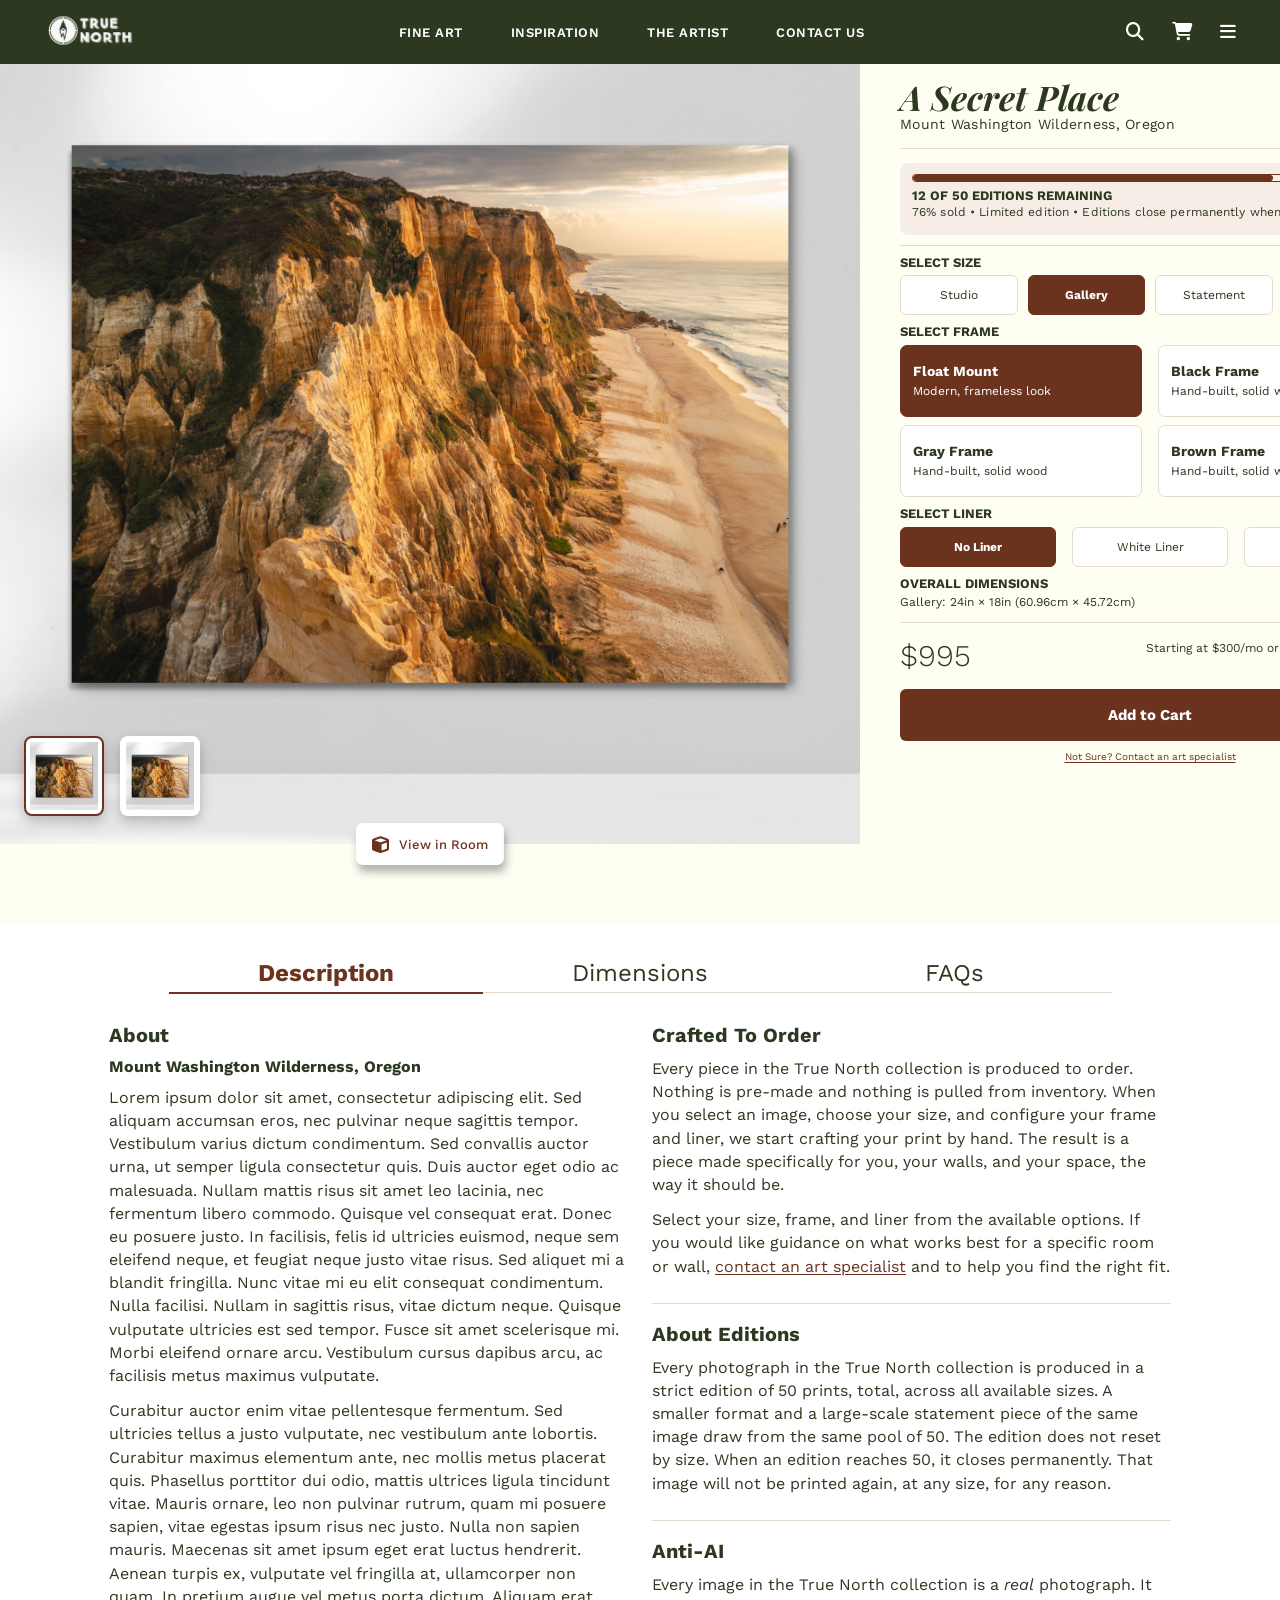
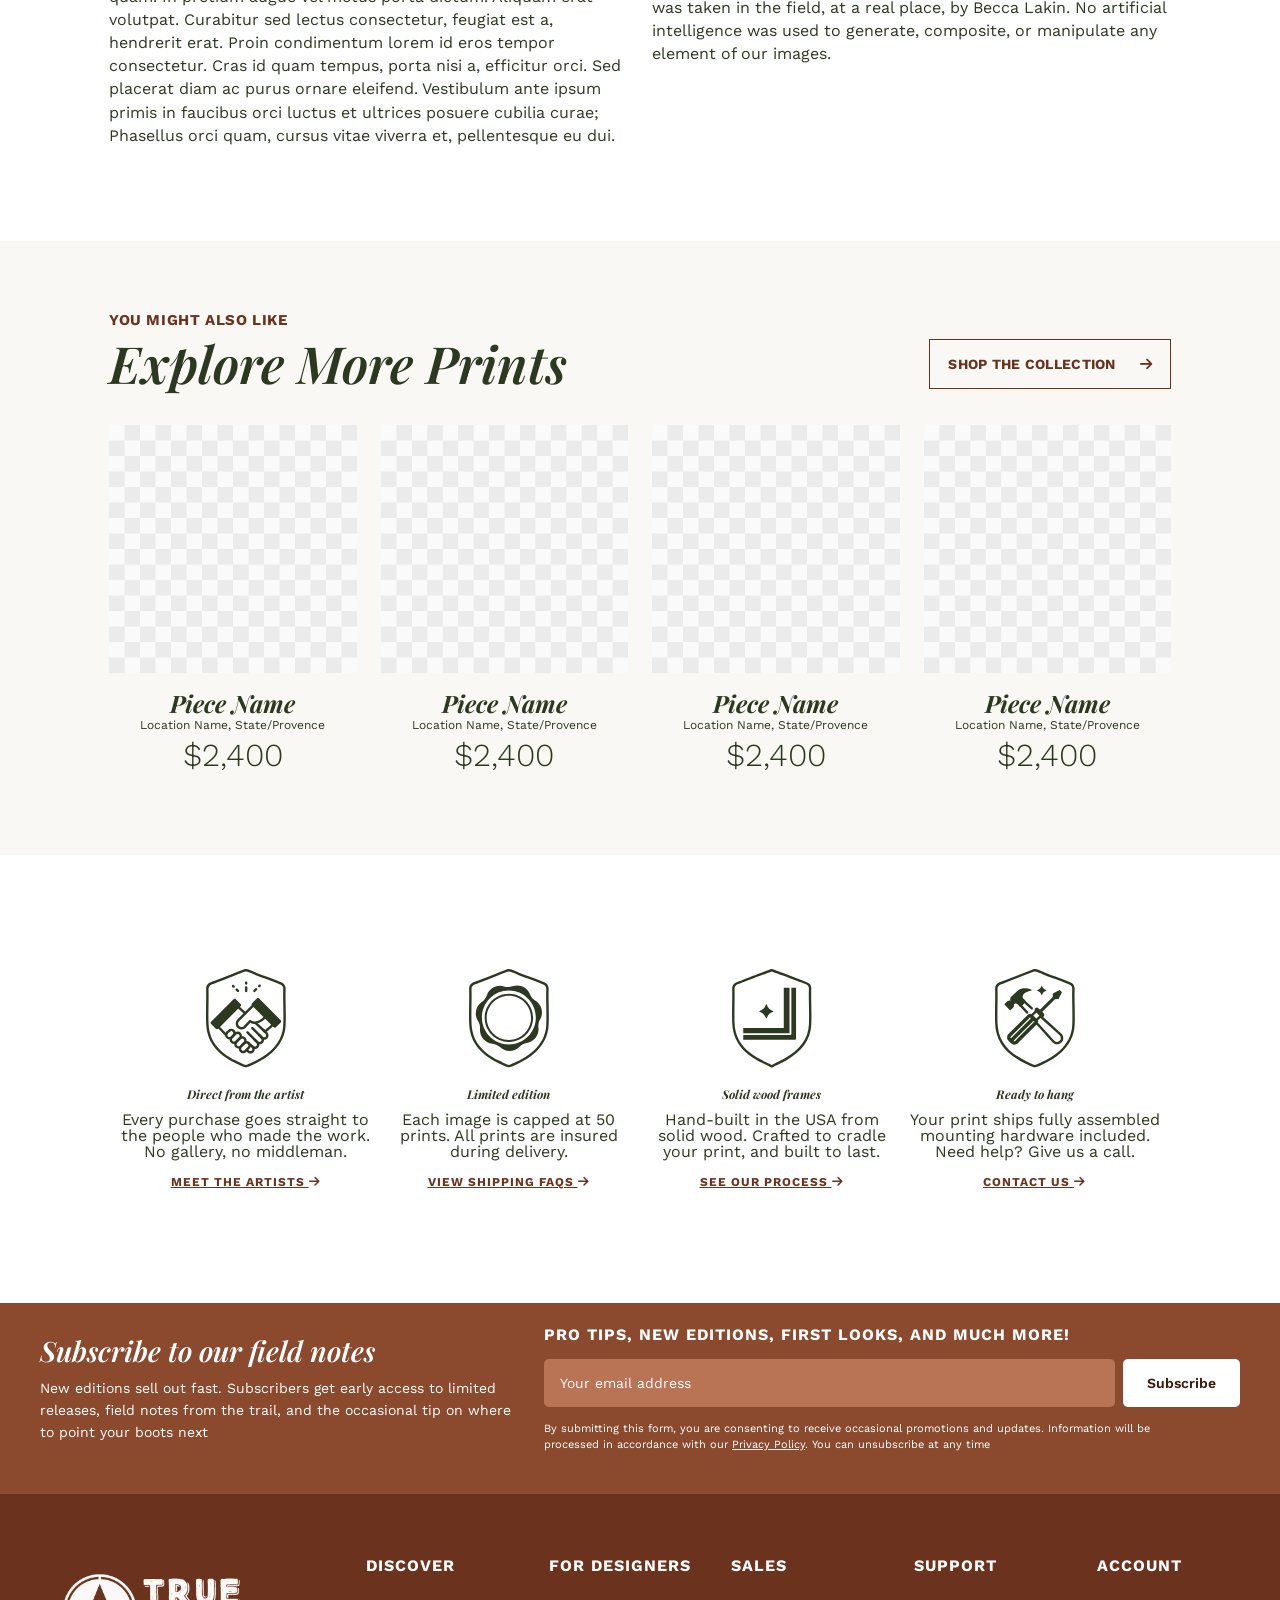
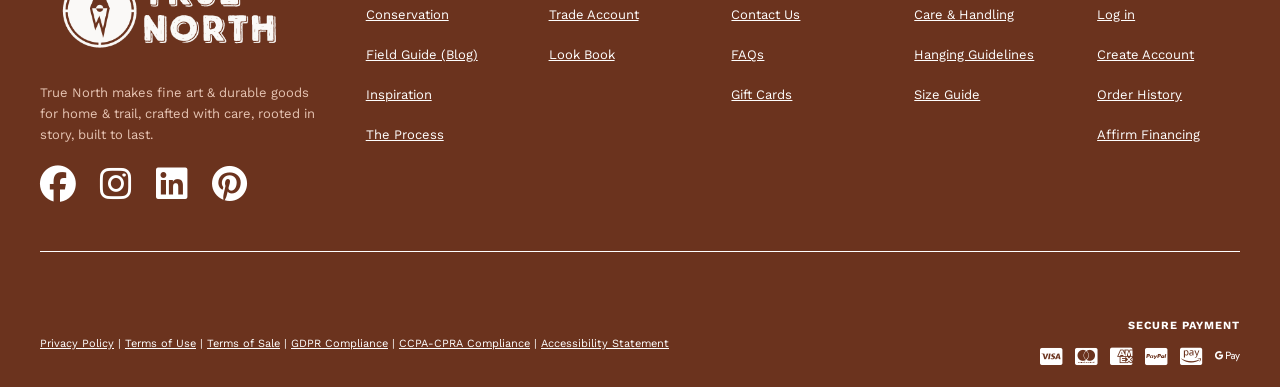
<file: pages/pdpStandardHorizontal.html>
<!DOCTYPE html>
<html lang="en">

<head>
    <meta charset="UTF-8">
    <meta name="viewport" content="width=device-width, initial-scale=1.0">
    <meta name="description"
        content="Fine art should not be limited to grand spaces. Our prints are available in a range of sizes and formats, from smaller statement pieces to large-format prints that anchor an entire room.">
    <meta name="robots" content="index, follow">
    <title>True North | Product description</title>
    <link rel="stylesheet" href="../css/pdpStandardHorizontal.css">
    <script src="../js/pdpStandardHorizontal.js" defer></script>
    <!-- Link to the svgs for socials -->
    <link rel="stylesheet" href="https://cdnjs.cloudflare.com/ajax/libs/font-awesome/6.5.1/css/all.min.css">
</head>

<body>
    <header>
        <div class="header-container">
            <a href="../index.html"><img src="../Images/logos/logo_white.png" alt="True North logo" class="logo"></a>
            <nav>
                <ul>
                    <li><a href="fineArt.html">FINE ART</a></li>
                    <li><a href="inspiration.html">INSPIRATION</a></li>
                    <li><a href="theartist.html">THE ARTIST</a></li>
                    <li><a href="contact-us.html">CONTACT US</a></li>
                </ul>
            </nav>
            <div class="nav-icons">
                <button type="button" aria-label="Search" class="icon-btn">
                    <i class="fa-solid fa-magnifying-glass"></i>
                </button>
                <a href="checkout.html"><button type="button" aria-label="Shopping cart" class="icon-btn">
                    <i class="fa-solid fa-cart-shopping"></i>
                </button></a>
                <button type="button" aria-label="Open menu" class="icon-btn" id="menu-toggle">
                    <i class="fa-solid fa-bars"></i>
                </button>
            </div>
        </div>
    </header>
    <main>
        <section id="product-detail">
            <div class="product-detail-container">
                <section class="product-gallery" aria-label="Product image gallery">
                    <!-- Main artwork area -->
                    <div class="product-main-image">
                        <img id="product-main-image" src="../Images/photos/product.jpg"
                            alt="Canyon cliffs facing a beach shore">
                    </div>
                    <!-- Thumbnails -->
                    <div class="product-thumbnails" aria-label="Choose a product image">

                        <button class="product-thumbnail active" type="button" data-image="../Images/photos/product.jpg"
                            aria-label="View the artwork" aria-pressed="true">
                            <img src="../Images/photos/product.jpg" alt="product image">
                        </button>

                        <button class="product-thumbnail" type="button" data-image="../Images/photos/product.jpg"
                            aria-label="View the artwork in a room" aria-pressed="false">
                            <img src="../Images/photos/product.jpg" alt="product image">
                        </button>

                    </div>
                    <!-- AR button -->
                    <div class="product-ar-action">
                        <!-- Existing AR button goes here -->
                        <button id="open-ar-modal" class="ar-button" type="button">
                            <i class="fa-solid fa-cube" aria-hidden="true"></i>
                            <span>View in Room</span>
                        </button>
                    </div>
                </section>
                <!-- Existing product information goes here -->
                <section id="product-info">
                    <div class="product-info-container">

                        <section class="product-heading">
                            <h1>A Secret Place</h1>
                            <p>Mount Washington Wilderness, Oregon</p>
                        </section>

                        <!-- Edition availability -->
                        <section class="edition-status">
                            <div class="edition-progress" role="progressbar" aria-label="Limited-edition availability"
                                aria-valuemin="0" aria-valuemax="50" aria-valuenow="38">
                                <span class="edition-progress-fill"></span>
                            </div>

                            <h2>12 OF 50 EDITIONS REMAINING</h2>
                            <p>76% sold &bull; Limited edition &bull; Editions close permanently when sold out</p>
                        </section>
                        <!-- Product configuration -->
                        <form id="product-options">

                            <!-- Size selector -->
                            <fieldset class="product-option-group size-options">
                                <legend>SELECT SIZE</legend>

                                <div class="size-option-grid">
                                    <label class="option-button">
                                        <input type="radio" name="size" value="studio">
                                        <span>Studio</span>
                                    </label>

                                    <label class="option-button">
                                        <input type="radio" name="size" value="gallery" checked>
                                        <span>Gallery</span>
                                    </label>

                                    <label class="option-button">
                                        <input type="radio" name="size" value="statement">
                                        <span>Statement</span>
                                    </label>

                                    <label class="option-button">
                                        <input type="radio" name="size" value="collector">
                                        <span>Collector</span>
                                    </label>
                                </div>
                            </fieldset>

                            <!-- Frame selector -->
                            <fieldset class="product-option-group frame-options">
                                <legend>SELECT FRAME</legend>

                                <div class="frame-option-grid">
                                    <label class="frame-option">
                                        <input type="radio" name="frame" value="float-mount" checked>

                                        <span class="frame-option-content">
                                            <strong>Float Mount</strong>
                                            <small>Modern, frameless look</small>
                                        </span>
                                    </label>

                                    <label class="frame-option">
                                        <input type="radio" name="frame" value="black-frame">

                                        <span class="frame-option-content">
                                            <strong>Black Frame</strong>
                                            <small>Hand-built, solid wood</small>
                                        </span>
                                    </label>

                                    <label class="frame-option">
                                        <input type="radio" name="frame" value="gray-frame">

                                        <span class="frame-option-content">
                                            <strong>Gray Frame</strong>
                                            <small>Hand-built, solid wood</small>
                                        </span>
                                    </label>

                                    <label class="frame-option">
                                        <input type="radio" name="frame" value="brown-frame">

                                        <span class="frame-option-content">
                                            <strong>Brown Frame</strong>
                                            <small>Hand-built, solid wood</small>
                                        </span>
                                    </label>
                                </div>
                            </fieldset>

                            <!-- Liner selector -->
                            <fieldset class="product-option-group liner-options">
                                <legend>SELECT LINER</legend>

                                <div class="liner-option-grid">
                                    <label class="option-button">
                                        <input type="radio" name="liner" value="none" checked>
                                        <span>No Liner</span>
                                    </label>

                                    <label class="option-button">
                                        <input type="radio" name="liner" value="white">
                                        <span>White Liner</span>
                                    </label>

                                    <label class="option-button">
                                        <input type="radio" name="liner" value="black">
                                        <span>Black Liner</span>
                                    </label>
                                </div>
                            </fieldset>

                            <!-- Dimensions -->
                            <section class="product-dimensions" aria-live="polite">
                                <h2>OVERALL DIMENSIONS</h2>
                                <p>Gallery: 24in &times; 18in (60.96cm &times; 45.72cm)</p>
                            </section>

                            <!-- Price -->
                            <section class="product-purchase">
                                <div class="product-price">
                                    <span class="sr-only">Price:</span>
                                    <p>$995</p>
                                </div>

                                <div class="product-financing">
                                    <p>
                                        Starting at $300/mo or 0% APR with Affirm.
                                        <a href="#">See if you qualify</a>
                                    </p>
                                </div>
                            </section>

                            <!-- Cart button -->
                            <button id="open-cart-modal" class="add-to-cart-button" type="button">
                                Add to Cart
                            </button>

                            <p class="product-contact">
                                <a href="#">Not Sure? Contact an art specialist</a>
                            </p>

                        </form>

                    </div>
                </section>
            </div>
        </section>
        <!-- Insert Description / Dimensions / FAQ  component -->
        <section id="product-details-tabs">
            <div class="product-details-tabs-container">

                <!-- Tab buttons -->
                <div class="details-tab-list" role="tablist" aria-label="Product information">
                    <button id="description-tab" class="details-tab active" type="button" role="tab"
                        aria-selected="true" aria-controls="details-content" data-tab="description">
                        Description
                    </button>

                    <button id="dimensions-tab" class="details-tab" type="button" role="tab" aria-selected="false"
                        aria-controls="details-content" data-tab="dimensions">
                        Dimensions
                    </button>

                    <button id="faqs-tab" class="details-tab" type="button" role="tab" aria-selected="false"
                        aria-controls="details-content" data-tab="faqs">
                        FAQs
                    </button>
                </div>


                <!-- JavaScript will replace the content inside this container -->
                <div id="details-content" class="details-content" role="tabpanel" aria-live="polite"
                    aria-labelledby="description-tab">
                    <!-- Description content loads here first -->
                    <p>Product information will appear here.</p>
                </div>

            </div>
        </section>
        <!-- Explore more prints section  -->
        <section id="explore-more">
            <div class="explore-more-container">

                <!-- Section heading area -->
                <div class="explore-more-header">

                    <div class="explore-more-heading">
                        <p class="explore-more-eyebrow">
                            YOU MIGHT ALSO LIKE
                        </p>

                        <h2>Explore More Prints</h2>
                    </div>

                    <a class="collection-link" href="fineArt.html">
                        <span>Shop the Collection</span>
                        <i class="fa-solid fa-arrow-right" aria-hidden="true"></i>
                    </a>

                </div>
                <div class="explore-more-grid">
                    <!-- Product cards go here from fineArt-->
                    <article class="product-card">
                        <a href="#"><img src="../Images/photos/image-placeholder.png" alt="Placeholder Image"></a>
                        <h3 class="product-name"><a href="#">Piece Name</a></h3>
                        <p class="product-location">Location Name, State/Provence</p>
                        <p class="product-price">$2,400</p>
                    </article>

                    <article class="product-card">
                        <a href="#"><img src="../Images/photos/image-placeholder.png" alt="Placeholder Image"></a>
                        <h3 class="product-name"><a href="#">Piece Name</a></h3>
                        <p class="product-location">Location Name, State/Provence</p>
                        <p class="product-price">$2,400</p>
                    </article>

                    <article class="product-card">
                        <a href="#"><img src="../Images/photos/image-placeholder.png" alt="Placeholder Image"></a>
                        <h3 class="product-name"><a href="#">Piece Name</a></h3>
                        <p class="product-location">Location Name, State/Provence</p>
                        <p class="product-price">$2,400</p>
                    </article>

                    <article class="product-card">
                        <a href="#"><img src="../Images/photos/image-placeholder.png" alt="Placeholder Image"></a>
                        <h3 class="product-name"><a href="#">Piece Name</a></h3>
                        <p class="product-location">Location Name, State/Provence</p>
                        <p class="product-price">$2,400</p>
                    </article>
                </div>
            </div>
        </section>
        <!-- Import call to action component from inspiration page  -->
        <section id="call-to-action">
            <div class="card" id="card1">
                <img src="../Images/svg/shield-hands.svg" alt="need vector imgs">
                <h3>Direct from the artist</h3>
                <p>Every purchase goes straight to the people who made the work. No gallery, no middleman.</p>
                <a>MEET THE ARTISTS <i class="fa-solid fa-arrow-right"></i></a>
            </div>
            <div class="card" id="card2">
                <img src="../Images/svg/Emblem.svg" alt="need vector imgs">
                <h3>Limited edition</h3>
                <p>Each image is capped at 50 prints. All prints are insured during delivery.</p>
                <a>VIEW SHIPPING FAQS <i class="fa-solid fa-arrow-right"></i></a>
            </div>
            <div class="card" id="card3">
                <img src="../Images/svg/right-angle.svg" alt="need vector imgs">
                <h3>Solid wood frames</h3>
                <p>Hand-built in the USA from solid wood. Crafted to cradle your print, and built to last.</p>
                <a>SEE OUR PROCESS <i class="fa-solid fa-arrow-right"></i></a>
            </div>
            <div class="card" id="card4">
                <img src="../Images/svg/tools.svg" alt="need vector imgs">
                <h3>Ready to hang</h3>
                <p>Your print ships fully assembled mounting hardware included. Need help? Give us a call.</p>
                <a>CONTACT US <i class="fa-solid fa-arrow-right"></i></a>
            </div>
        </section>
    </main>
    <footer>
        <section class="footer-sub">
            <div class="footer-container">
                <section class="footer-sub-content">
                    <h2>Subscribe to our field notes</h2>
                    <p>New editions sell out fast. Subscribers get early access to limited releases, field notes from
                        the trail, and the occasional tip on where to point your boots next</p>
                </section>
                <section class="footer-sub-form">
                    <form id="newsletter-form">
                        <label for="sub-email">PRO TIPS, NEW EDITIONS, FIRST LOOKS, AND MUCH MORE!</label>
                        <input type="email" id="sub-email" name="email" placeholder="Your email address" required>
                        <button type="submit">Subscribe</button>
                    </form>
                    <p>By submitting this form, you are consenting to receive occasional promotions and updates.
                        Information will be processed in accordance with our <a href="#" id="privacy-link">Privacy
                            Policy</a>. You can unsubscribe at any time</p>
                </section>
            </div>
        </section>
        <section id="footer-links">
            <div class="footer-container">
                <section id="footer-social">
                    <img src="../Images/logos/logo_white.png" alt="True North logo" class="logo">
                    <p>True North makes fine art &amp; durable goods for home &amp; trail, crafted with care, rooted in
                        story, built to last.</p>
                    <div class="social-links">
                        <a href="https://facebook.com/yourpage" target="_blank" rel="noopener noreferrer"
                            aria-label="Facebook">
                            <i class="fa-brands fa-facebook"></i>
                        </a>
                        <a href="https://instagram.com/yourpage" target="_blank" rel="noopener noreferrer"
                            aria-label="Instagram">
                            <i class="fa-brands fa-instagram"></i>
                        </a>
                        <a href="https://linkedin.com/company/yourpage" target="_blank" rel="noopener noreferrer"
                            aria-label="LinkedIn">
                            <i class="fa-brands fa-linkedin"></i>
                        </a>
                        <a href="https://pinterest.com/yourpage" target="_blank" rel="noopener noreferrer"
                            aria-label="Pinterest">
                            <i class="fa-brands fa-pinterest"></i>
                        </a>
                    </div>
                </section>
                <nav class="footer-discover" aria-labelledby="discover-heading">
                    <h3 id="discover-heading">DISCOVER</h3>
                    <ul class="link-list">
                        <li><a href="#" class="footer-link">Conservation</a></li>
                        <li><a href="#" class="footer-link">Field Guide (Blog)</a></li>
                        <li><a href="#" class="footer-link">Inspiration</a></li>
                        <li><a href="#" class="footer-link">The Process</a></li>
                    </ul>
                </nav>
                <nav class="footer-designers" aria-labelledby="designers-heading">
                    <h3 id="designers-heading">FOR DESIGNERS</h3>
                    <ul class="link-list">
                        <li><a href="#" class="footer-link">Trade Account</a></li>
                        <li><a href="#" class="footer-link">Look Book</a></li>
                    </ul>
                </nav>
                <nav class="footer-sales" aria-labelledby="sales-heading">
                    <h3 id="sales-heading">SALES</h3>
                    <ul class="link-list">
                        <li><a href="#" class="footer-link">Contact Us</a></li>
                        <li><a href="#" class="footer-link">FAQs</a></li>
                        <li><a href="#" class="footer-link">Gift Cards</a></li>
                    </ul>
                </nav>
                <nav class="footer-support" aria-labelledby="support-heading">
                    <h3 id="support-heading">SUPPORT</h3>
                    <ul class="link-list">
                        <li><a href="#" class="footer-link">Care &amp; Handling</a></li>
                        <li><a href="#" class="footer-link">Hanging Guidelines</a></li>
                        <li><a href="#" class="footer-link">Size Guide</a></li>
                    </ul>
                </nav>
                <nav class="footer-account" aria-labelledby="account-heading">
                    <h3 id="account-heading">ACCOUNT</h3>
                    <ul class="link-list">
                        <li><a href="#" class="footer-link">Log in</a></li>
                        <li><a href="#" class="footer-link">Create Account</a></li>
                        <li><a href="#" class="footer-link">Order History</a></li>
                        <li><a href="#" class="footer-link">Affirm Financing</a></li>
                    </ul>
                </nav>
            </div>
        </section>
        <section id="footer-terms">
            <div class="footer-container">
                <section id="term-links">
                    <p><a href="#">Privacy Policy</a> | <a href="#">Terms of Use</a> | <a href="#">Terms of Sale</a> |
                        <a href="#">GDPR Compliance</a> | <a href="#">CCPA-CPRA Compliance</a> | <a
                            href="#">Accessibility Statement</a>
                    </p>
                </section>
                <section id="term-payment">
                    <h4>SECURE PAYMENT</h4>
                    <div class="payment-icons">
                        <i class="fa-brands fa-cc-visa"></i>
                        <i class="fa-brands fa-cc-mastercard"></i>
                        <i class="fa-brands fa-cc-amex"></i>
                        <i class="fa-brands fa-cc-paypal"></i>
                        <i class="fa-brands fa-cc-amazon-pay"></i>
                        <i class="fa-brands fa-google-pay"></i>
                    </div>
                </section>
            </div>
        </section>
    </footer>
    <section id="ar-modal" class="ar-modal" aria-hidden="true">

        <div class="ar-dialog">

            <button id="close-ar-modal" class="ar-close" aria-label="Close">
                &times;
            </button>

            <h2>View in Your Space</h2>

            <p class="ar-description">
                Scan this QR code with your phone to preview
                the artwork in augmented reality.
            </p>

            <img src="../Images/qrCodes/mywebAR-QR.png" alt="QR Code for AR Experience" class="ar-qr">

            <a href="https://mywebar.com/p/Project_1_dloldn2drr" class="ar-launch" target="_blank" rel="noopener">
                Open Camera Preview
            </a>

        </div>

    </section>
    <section id="cart-modal" class="cart-modal" aria-hidden="true">

        <div class="cart-dialog">

            <button id="close-cart-modal" class="cart-close" aria-label="Close">
                &times;
            </button>

            <i class="fa-solid fa-circle-check cart-icon"></i>

            <h2>Added to Cart</h2>
            <p>
                Your artwork has been added to your cart.
            </p>

            <div class="cart-actions">
                <button id="continue-shopping" class="cart-secondary">

                    Continue Shopping

                </button>

                <a href="checkout.html" class="cart-primary">

                    Go to Checkout

                </a>
            </div>
        </div>
    </section>
</body>

</html>
</file>
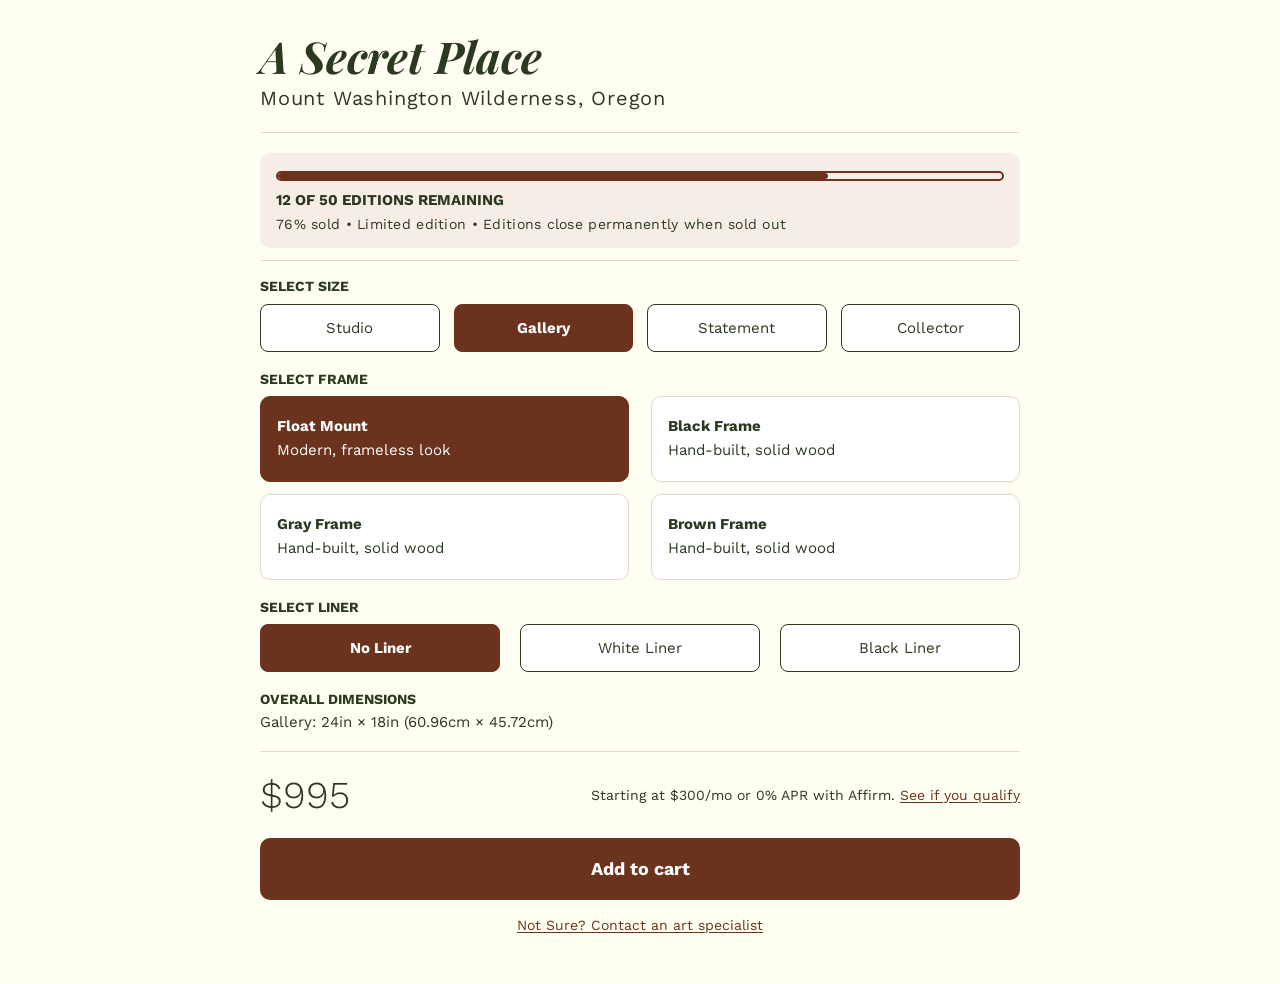
<file: pages/product-info.html>
<!DOCTYPE html>
<html lang="en">

<head>
    <meta charset="UTF-8">
    <meta name="viewport" content="width=device-width, initial-scale=1.0">
    <title>Document</title>
    <link rel="stylesheet" href="../css/styles.css">
    <!-- Link to the svgs for socials -->
    <link rel="stylesheet" href="https://cdnjs.cloudflare.com/ajax/libs/font-awesome/6.5.1/css/all.min.css">
</head>
<main>

    <section id="product-info">
        <div class="product-info-container">

            <section class="product-heading">
                <h1>A Secret Place</h1>
                <p>Mount Washington Wilderness, Oregon</p>
            </section>

            <!-- Edition availability -->
            <section class="edition-status">
                <div class="edition-progress" role="progressbar" aria-label="Limited-edition availability"
                    aria-valuemin="0" aria-valuemax="50" aria-valuenow="38">
                    <span class="edition-progress-fill"></span>
                </div>

                <h2>12 OF 50 EDITIONS REMAINING</h2>
                <p>76% sold &bull; Limited edition &bull; Editions close permanently when sold out</p>
            </section>
            <!-- Product configuration -->
            <form id="product-options">

                <!-- Size selector -->
                <fieldset class="product-option-group size-options">
                    <legend>SELECT SIZE</legend>

                    <div class="size-option-grid">
                        <label class="option-button">
                            <input type="radio" name="size" value="studio">
                            <span>Studio</span>
                        </label>

                        <label class="option-button">
                            <input type="radio" name="size" value="gallery" checked>
                            <span>Gallery</span>
                        </label>

                        <label class="option-button">
                            <input type="radio" name="size" value="statement">
                            <span>Statement</span>
                        </label>

                        <label class="option-button">
                            <input type="radio" name="size" value="collector">
                            <span>Collector</span>
                        </label>
                    </div>
                </fieldset>

                <!-- Frame selector -->
                <fieldset class="product-option-group frame-options">
                    <legend>SELECT FRAME</legend>

                    <div class="frame-option-grid">
                        <label class="frame-option">
                            <input type="radio" name="frame" value="float-mount" checked>

                            <span class="frame-option-content">
                                <strong>Float Mount</strong>
                                <small>Modern, frameless look</small>
                            </span>
                        </label>

                        <label class="frame-option">
                            <input type="radio" name="frame" value="black-frame">

                            <span class="frame-option-content">
                                <strong>Black Frame</strong>
                                <small>Hand-built, solid wood</small>
                            </span>
                        </label>

                        <label class="frame-option">
                            <input type="radio" name="frame" value="gray-frame">

                            <span class="frame-option-content">
                                <strong>Gray Frame</strong>
                                <small>Hand-built, solid wood</small>
                            </span>
                        </label>

                        <label class="frame-option">
                            <input type="radio" name="frame" value="brown-frame">

                            <span class="frame-option-content">
                                <strong>Brown Frame</strong>
                                <small>Hand-built, solid wood</small>
                            </span>
                        </label>
                    </div>
                </fieldset>

                <!-- Liner selector -->
                <fieldset class="product-option-group liner-options">
                    <legend>SELECT LINER</legend>

                    <div class="liner-option-grid">
                        <label class="option-button">
                            <input type="radio" name="liner" value="none" checked>
                            <span>No Liner</span>
                        </label>

                        <label class="option-button">
                            <input type="radio" name="liner" value="white">
                            <span>White Liner</span>
                        </label>

                        <label class="option-button">
                            <input type="radio" name="liner" value="black">
                            <span>Black Liner</span>
                        </label>
                    </div>
                </fieldset>

                <!-- Dimensions -->
                <section class="product-dimensions" aria-live="polite">
                    <h2>OVERALL DIMENSIONS</h2>
                    <p>Gallery: 24in &times; 18in (60.96cm &times; 45.72cm)</p>
                </section>

                <!-- Price -->
                <section class="product-purchase">
                    <div class="product-price">
                        <span class="sr-only">Price:</span>
                        <p>$995</p>
                    </div>

                    <div class="product-financing">
                        <p>
                            Starting at $300/mo or 0% APR with Affirm.
                            <a href="#">See if you qualify</a>
                        </p>
                    </div>
                </section>

                <!-- Cart button -->
                <button class="add-to-cart-button" type="submit">
                    Add to cart
                </button>

                <p class="product-contact">
                    <a href="#">Not Sure? Contact an art specialist</a>
                </p>

            </form>

        </div>
    </section>


</main>

</html>
</file>
<file: css/pdpStandardHorizontal.css>
/* clear styles */
/* http://meyerweb.com/eric/tools/css/reset/ 
   v2.0 | 20110126
   License: none (public domain)
*/

html, body, div, span, applet, object, iframe,
h1, h2, h3, h4, h5, h6, p, blockquote, pre,
a, abbr, acronym, address, big, cite, code,
del, dfn, em, img, ins, kbd, q, s, samp,
small, strike, strong, sub, sup, tt, var,
b, u, i, center,
dl, dt, dd, ol, ul, li,
fieldset, form, label, legend,
table, caption, tbody, tfoot, thead, tr, th, td,
article, aside, canvas, details, embed, 
figure, figcaption, footer, header, hgroup, 
menu, nav, output, ruby, section, summary,
time, mark, audio, video {
	margin: 0;
	padding: 0;
	border: 0;
	font-size: 100%;
	font: inherit;
	vertical-align: baseline;
}
/* HTML5 display-role reset for older browsers */
article, aside, details, figcaption, figure, 
footer, header, hgroup, menu, nav, section {
	display: block;
}
body {
	line-height: 1;
}
ol, ul {
	list-style: none;
}
blockquote, q {
	quotes: none;
}
blockquote:before, blockquote:after,
q:before, q:after {
	content: '';
	content: none;
}
table {
	border-collapse: collapse;
	border-spacing: 0;
}

*,
*::before,
*::after {
  box-sizing: border-box;
}


  /* ===========================
    ROOT VARIABLES
  =========================== */

:root {
    
    
    /* Core */
    --white: #FFFFFF;
    --black: #272425;
  
    /* Canyon */
    --canyon-900: #3D1A0A;
    --canyon-700: #6B331E;
    --canyon-500: #8B4A2E;
    --canyon-400: #A45E40;
    --canyon-300: #B97355;
    --canyon-200: #D4A08A;
    --canyon-100: #E6C4B3;
    --canyon-50:  #F7EDE7;
  
    /* Mesa */
    --mesa-900: #7A6A57;
    --mesa-700: #A8967F;
    --mesa-500: #D2C4AF;
    --mesa-300: #E4DBD0;
    --mesa-100: #F2EDE7;
    --mesa-50:  #FAF8F5;
  
    /* Limestone */
    --limestone-0: #FFFEF2;
  
    /* Marigold */
    --marigold-900: #6B4E10;
    --marigold-700: #9A7020;
    --marigold-500: #CA9C37;
    --marigold-400: #D9B05A;
    --marigold-300: #E8CA8E;
    --marigold-200: #F0DDB5;
    --marigold-100: #F5E8C8;
    --marigold-50:  #FDF6E8;
  
    /* Alpine */
    --alpine-900: #1A2212;
    --alpine-700: #2C3820;
    --alpine-500: #3E5030;
    --alpine-400: #4F6840;
    --alpine-300: #7A9168;
    --alpine-200: #A8BD98;
    --alpine-100: #C8D8BC;
    --alpine-50:  #EAF2E4;
  
    /* Glacier */
    --glacier-900: #1F3A4F;
    --glacier-700: #2D5470;
    --glacier-500: #437394;
    --glacier-400: #5A8FAD;
    --glacier-300: #8CB8CF;
    --glacier-200: #B2D3E3;
    --glacier-100: #C8DFE9;
    --glacier-50:  #EAF4F8;
  
  /* Fonts */
    --font-heading: "Playfair Display", Georgia, serif;
    --font-body: "Work Sans", system-ui, sans-serif;
  }
  
  
  /* ===========================
     PLAYFAIR DISPLAY
  =========================== */
  
  @font-face {
    font-family: "Playfair Display";
    src: url("../fonts/variable/PlayfairDisplay-VariableFont_wght.ttf") format("truetype");
    font-style: normal;
    font-weight: 400 900;
    font-display: swap;
  }
  
  @font-face {
    font-family: "Playfair Display";
    src: url("../fonts/variable/PlayfairDisplay-Italic-VariableFont_wght.ttf") format("truetype");
    font-style: italic;
    font-weight: 400 900;
    font-display: swap;
  }
  
  /* ===========================
     WORK SANS
  =========================== */
  
  @font-face {
    font-family: "Work Sans";
    src: url("../fonts/variable/WorkSans-VariableFont_wght.ttf") format("truetype");
    font-style: normal;
    font-weight: 100 900;
    font-display: swap;
  }
  
  @font-face {
    font-family: "Work Sans";
    src: url("../fonts/variable/WorkSans-Italic-VariableFont_wght.ttf") format("truetype");
    font-style: italic;
    font-weight: 100 900;
    font-display: swap;
  }

   /* ===========================
   header
=========================== */

  header {
    background-color: var(--alpine-700);
    color: var(--white);
    height: 64px;
    padding: 0 40px;
    position: relative;
    z-index: 100;
}

.header-container {
    max-width: 1200px;
    height: 100%;
    margin: 0 auto;
    display: flex;
    align-items: center;
    justify-content: space-between;
}

header .logo {
    width: 101px;
    height: auto;
}

header nav ul {
    display: flex;
    justify-content: space-between;
    gap: 48px;
}

header nav a {
    color: var(--white);
    text-decoration: none;
    font-family: var(--font-body);
    font-size: 13px;
    font-weight: 600;
    letter-spacing: 0.5px;
}

header nav a:hover {
    color: var(--alpine-200);
}

.nav-icons {
    display: flex;
    justify-content: space-between;
    align-items: center;
    gap: 20px;
}

.icon-btn {
    background: none;
    border: none;
    cursor: pointer;
    font-size: 18px;
    color: var(--white);
    padding: 4px;
}

.icon-btn:hover {
    color: var(--alpine-200);
}
/* ===========================
   PRODUCT DETAIL LAYOUT
=========================== */

#product-detail {
    width: 100%;
    background-color: var(--limestone-0);
}

.product-detail-container {
    display: grid;
    grid-template-columns: 860px 580px;

    width: 1440px;
    height: 860px;

    margin: 0 auto;
}
/* ===========================
   PRODUCT IMAGE GALLERY
=========================== */

.product-gallery {
    position: relative;
    width: 100%;
    height: 860px;
    background-color: var(--mesa-100);
    transform: translateY(-80px);
    margin-bottom: -60px;
    z-index: 1;
}

/* ===========================
   MAIN PRODUCT IMAGE
=========================== */

.product-main-image {
    width: 100%;
    height: 100%;
}

.product-main-image img {
    display: block;
    width: 100%;
    height: 100%;

    object-fit: contain;
    object-position: center;
}
/* ===========================
   THUMBNAILS
=========================== */

.product-thumbnails {
    position: absolute;
    left: 24px;
    bottom: 28px;
    z-index: 10;
    display: flex;
    align-items: center;
    gap: 16px;
}

.product-thumbnail {
    width: 80px;
    height: 80px;
    flex-shrink: 0;
    padding: 4px;
    overflow: hidden;
    background-color: var(--white);
    border: 2px solid var(--white);
    border-radius: 8px;
    box-shadow: 0 5px 12px rgba(0, 0, 0, 0.22);
    cursor: pointer;
}

.product-thumbnail img {
    display: block;
    width: 100%;
    height: 100%;
    object-fit: cover;
    object-position: center;
}

.product-thumbnail:hover {
    border-color: var(--alpine-700);
}

.product-thumbnail.active {
    border-color: var(--canyon-700);
}

/* ===========================
   AR BUTTON POSITION
=========================== */

.product-ar-action {
    position: absolute;
    left: 50%;
    bottom: -21px;
    z-index: 10;
    transform: translateX(-50%);
}

.product-ar-action .ar-button {
    width: 148.19px;
    height: 40px;
    margin: 0;
}

/* ===========================
   AR BUTTON
=========================== */

.ar-button {
    display: inline-flex;
    min-height: 42px;
    align-items: center;
    justify-content: center;
    gap: 10px;
    margin-bottom: 16px;
    padding: 10px 16px;
    background-color: var(--white);
    color: var(--canyon-700);
    border: none;
    border-radius: 7px;
    font-family: var(--font-body);
    font-size: 13px;
    font-weight: 500;
    line-height: 1;
    box-shadow: 2px 7px 9px rgba(0,0,0,0.3);
    cursor: pointer;
}

.ar-button i {
    font-size: 17px;
}

.ar-button:hover {
    background-color: var(--canyon-50);
}

.ar-button:focus-visible {
    outline: 3px solid var(--marigold-500);
    outline-offset: 3px;
}

/* ===========================
   MODAL
=========================== */

.ar-modal {
    position: fixed;
    inset: 0;
    display: none;
    justify-content: center;
    align-items: center;
    background: rgba(0, 0, 0, .7);
    z-index: 9999;
}

.ar-modal.open {
    display: flex;
}

.ar-dialog {
    position: relative;
    width: 420px;
    max-width: 90vw;
    padding: 36px;
    background: var(--limestone-0);
    border-radius: 12px;
    text-align: center;
}

.ar-dialog h2 {
    margin-bottom: 16px;
    font-family: var(--font-heading);
    font-size: 2rem;
    font-weight: 600;
    line-height: 1.2;
    color: var(--black);
}

.ar-dialog p {
    margin-bottom: 24px;
}

.ar-description {
    margin-bottom: 24px;
    font-family: var(--font-body);
    font-size: 0.95rem;
    line-height: 1.7;
    color: var(--mesa-900);
    max-width: 320px;
    margin-left: auto;
    margin-right: auto;
}

.ar-close {
    position: absolute;
    top: 18px;
    right: 18px;
    background: none;
    border: none;
    font-size: 28px;
    cursor: pointer;
}

.ar-qr {
    width: 220px;
    margin: 24px auto;
    display: block;
}

.ar-launch {
    display: none;
}

/* ===========================
   PRODUCT INFO — FIGMA DESKTOP
=========================== */

#product-info {
    width: 580px;
    height: 860px;
    padding: 16px 40px 24px;

    background-color: var(--limestone-0);
    color: var(--alpine-700);

    font-family: var(--font-body);
    overflow: hidden;
}

.product-info-container {
    width: 500px;
    max-width: none;
    margin: 0;
}


/* ===========================
   PRODUCT HEADING
   Figma: approximately 500 × 67px
=========================== */

.product-heading {
    min-height: 67px;
    padding: 0 0 14px;

    border-bottom: 1px solid var(--mesa-300);
}

.product-heading h1 {
    margin: 0 0 2px;

    color: var(--alpine-700);

    font-family: var(--font-heading);
    font-size: 34px;
    font-style: italic;
    font-weight: 700;
    line-height: 1;
}

.product-heading p {
    margin: 0;

    font-size: 14px;
    line-height: 1.25;
    letter-spacing: 0.02em;
}


/* ===========================
   EDITION STATUS
   Figma: 500 × 72px
=========================== */

.edition-status {
    width: 500px;
    height: 72px;

    margin: 14px 0 10px;
    padding: 11px 12px 9px;

    background-color: var(--canyon-50);
    border-radius: 8px;
}

.edition-progress {
    width: 100%;
    height: 8px;

    margin: 0 0 7px;

    overflow: hidden;

    background-color: transparent;
    border: 1px solid var(--canyon-700);
    border-radius: 999px;
}

.edition-progress-fill {
    display: block;
    width: 76%;
    height: 100%;

    background-color: var(--canyon-700);
    border-radius: inherit;
}

.edition-status h2 {
    margin: 0 0 2px;

    font-size: 13px;
    font-weight: 700;
    line-height: 1.15;
}

.edition-status p {
    margin: 0;

    font-size: 12px;
    line-height: 1.25;
    letter-spacing: 0.01em;
}


/* ===========================
   PRODUCT OPTIONS
=========================== */

#product-options {
    margin: 0;
    padding: 10px 0 0;
    border-top: 1px solid var(--mesa-300);
}

.product-option-group {
    min-width: 0;
    margin: 0 0 10px;
    padding: 0;
    border: 0;
}

.product-option-group legend,
.product-dimensions h2 {
    display: block;
    width: 100%;
    margin: 0 0 5px;
    font-size: 13px;
    font-weight: 700;
    line-height: 1.15;
}


/* Keep the radio inputs accessible but invisible */

.product-option-group input[type="radio"] {
    position: absolute;

    width: 1px;
    height: 1px;

    overflow: hidden;
    clip: rect(0 0 0 0);
    clip-path: inset(50%);

    white-space: nowrap;
}


/* ===========================
   SIZE OPTIONS
   Figma button: ~116.88 × 40px
=========================== */

.size-option-grid {
    display: grid;
    grid-template-columns: repeat(4, 1fr);
    gap: 10px;
}

.option-button {
    display: block;
    cursor: pointer;
}

.option-button span {
    display: flex;
    width: 100%;
    height: 40px;
    min-height: 0;

    align-items: center;
    justify-content: center;

    padding: 0 8px;

    background-color: var(--white);
    border: 1px solid var(--mesa-300);
    border-radius: 6px;

    font-size: 12px;
    line-height: 1;

    transition:
        background-color 0.15s ease,
        color 0.15s ease,
        border-color 0.15s ease;
}

.option-button input:checked + span {
    background-color: var(--canyon-700);
    color: var(--white);
    border-color: var(--canyon-700);

    font-weight: 700;
}


/* ===========================
   FRAME OPTIONS
   Figma card: ~241.53 × 72px
=========================== */

.frame-option-grid {
    display: grid;
    grid-template-columns: repeat(2, 1fr);

    column-gap: 16px;
    row-gap: 8px;
}

.frame-option {
    display: block;
    cursor: pointer;
}

.frame-option-content {
    display: flex;
    width: 100%;
    height: 72px;
    min-height: 0;

    flex-direction: column;
    justify-content: center;

    padding: 10px 12px;

    background-color: var(--white);
    color: var(--alpine-700);

    border: 1px solid var(--mesa-300);
    border-radius: 7px;

    transition:
        background-color 0.15s ease,
        color 0.15s ease,
        border-color 0.15s ease;
}

.frame-option-content strong {
    display: block;

    margin: 0 0 5px;

    font-size: 14px;
    font-weight: 700;
    line-height: 1.1;
}

.frame-option-content small {
    display: block;

    font-size: 12px;
    line-height: 1.2;
}

.frame-option input:checked + .frame-option-content {
    background-color: var(--canyon-700);
    color: var(--white);
    border-color: var(--canyon-700);
}


/* ===========================
   LINER OPTIONS
=========================== */

.liner-option-grid {
    display: grid;
    grid-template-columns: repeat(3, 1fr);
    gap: 16px;
}


/* ===========================
   ACCESSIBLE FOCUS
=========================== */

.option-button input:focus-visible + span,
.frame-option input:focus-visible + .frame-option-content {
    outline: 3px solid var(--marigold-500);
    outline-offset: 2px;
}


/* ===========================
   DIMENSIONS
=========================== */

.product-dimensions {
    margin: 0;
    padding: 0 0 12px;

    border-bottom: 1px solid var(--mesa-300);
}

.product-dimensions h2 {
    margin-bottom: 3px;
    font-size: 13px;
}

.product-dimensions p {
    margin: 0;

    font-size: 12px;
    line-height: 1.25;
}


/* ===========================
   PRICE AND FINANCING
=========================== */

.product-purchase {
    display: grid;
    grid-template-columns: auto 1fr;

    min-height: 66px;

    align-items: center;
    gap: 24px;

    padding: 10px 0;
}

.product-price p {
    margin: 0;

    font-family: var(--font-body);
    font-size: 30px;
    font-weight: 300;
    line-height: 1;

    white-space: nowrap;
}

.product-financing {
    text-align: right;
}

.product-financing p {
    margin: 0;

    font-size: 12px;
    line-height: 1.25;
}

.product-financing a,
.product-contact a {
    display: block;

    color: var(--canyon-700);

    text-decoration: underline;
    text-underline-offset: 2px;
}


/* ===========================
   ADD TO CART
   Figma: 500 × 52px
=========================== */

.add-to-cart-button {
    width: 500px;
    height: 52px;
    min-height: 0;

    padding: 0 24px;

    background-color: var(--canyon-700);
    color: var(--white);

    border: 0;
    border-radius: 6px;

    font-family: var(--font-body);
    font-size: 15px;
    font-weight: 700;
    line-height: 1;

    cursor: pointer;
}

.add-to-cart-button:hover {
    background-color: var(--canyon-500);
}

.product-contact {
    margin: 10px 0 0;

    text-align: center;

    font-size: 10px;
    line-height: 1.2;
}

/* --- Screen-reader utility --- */

.sr-only {
    position: absolute;
    width: 1px;
    height: 1px;
    overflow: hidden;
    clip: rect(0 0 0 0);
    clip-path: inset(50%);
    white-space: nowrap;
}


/* ===========================
   ADD TO CART MODAL
=========================== */
.cart-modal{
    position: fixed;
    inset: 0;
    display: none;
    justify-content: center;
    align-items: center;
    background: rgba(0,0,0,.7);
    z-index: 9999;
}

.cart-modal.open{
    display:flex;
}

.cart-dialog{
    position: relative;
    width:420px;
    max-width:90vw;
    padding:36px;
    background:var(--limestone-0);
    border-radius:12px;
    text-align:center;
}

.cart-dialog h2{
    margin-bottom:12px;

    font-family:var(--font-heading);
    font-size:36px;
    font-style:italic;
    font-weight:700;
    line-height:1.1;

    color:var(--alpine-700);
}

.cart-dialog p{
    margin-bottom:24px;
    font-family:var(--font-body);
    font-size:16px;
    line-height:1.5;
}

.cart-close{
    position:absolute;
    top:18px;
    right:18px;
    background:none;
    border:none;
    font-size:28px;
    cursor:pointer;
}

.cart-icon{
    font-size:56px;
    color:var(--alpine-400);
    margin-bottom:20px;

}

.cart-actions{
    display:flex;
    gap:16px;
    margin-top:28px;

}

.cart-actions>*{
    flex:1;
}

.cart-secondary{
    height:48px;
    background:transparent;
    border:1px solid var(--canyon-700);
    border-radius:8px;
    cursor:pointer;

    font-family:var(--font-body);
    font-size:15px;
    font-weight:600;
    line-height:1;
}

.cart-primary{
    display:flex;
    justify-content:center;
    align-items:center;
    height:48px;
    border-radius:8px;
    background:var(--canyon-700);
    color:white;
    text-decoration:none;

    font-family:var(--font-body);
    font-size:15px;
    font-weight:600;
    line-height:1;
}

/* ===========================
   PRODUCT DETAILS TABS
=========================== */

#product-details-tabs {
    width: 100%;
    min-height: 818px;

    padding: 28px 40px 54px;

    background-color: var(--white);
    color: var(--alpine-700);

    font-family: var(--font-body);
}

.product-details-tabs-container {
    width: 100%;
    max-width: 1062px;

    margin: 0 auto;
}


/* ===========================
   TAB LIST
=========================== */

.details-tab-list {
    display: grid;
    grid-template-columns: repeat(3, 1fr);

    width: 943px;
    height: 41px;
    margin: 0 auto;

    border-bottom: 1px solid var(--mesa-300);
}


/* ===========================
   TAB BUTTONS
=========================== */

.details-tab {
    position: relative;

    display: flex;
    align-items: center;
    justify-content: center;

    width: 100%;
    height: 41px;

    padding: 0 12px;

    background-color: transparent;
    color: var(--alpine-700);

    border: 0;

    font-family: var(--font-body);
    font-size: 24px;
    font-weight: 400;
    line-height: 1;

    cursor: pointer;
}

.details-tab:hover {
    color: var(--canyon-700);
}

.details-tab.active {
    color: var(--canyon-700);
    font-weight: 700;
}

.details-tab.active::after {
    content: "";

    position: absolute;
    left: 0;
    bottom: -1px;

    width: 100%;
    height: 2px;

    background-color: var(--canyon-700);
}

.details-tab:focus-visible {
    outline: 3px solid var(--marigold-500);
    outline-offset: -3px;
}


/* ===========================
   DYNAMIC CONTENT AREA
=========================== */

.details-content {
    width: 100%;
    min-height: 666px;
    padding: 30px 0 40px;
}

/* ===========================
   DESCRIPTION TAB CONTENT
=========================== */

.details-description-layout {
    display: grid;
    grid-template-columns: repeat(2, minmax(0, 519px));
    column-gap: 24px;
    align-items: start;
}

.details-description-layout p {
    margin-bottom: 12px;
}

.details-description-secondary {
    display: flex;
    flex-direction: column;
    gap: 18px;
}

.details-content-block {
    padding-bottom: 25px;
    border-bottom: 1px solid var(--mesa-300);
}

.details-content-block:last-child {
    border-bottom: 0;
}

.details-content h2 {
    margin-bottom: 10px;

    font-size: 20px;
    font-weight: 700;
    line-height: 1.2;
}

.details-content h3 {
    margin-bottom: 8px;

    font-size: 16px;
    font-weight: 700;
    line-height: 1.3;
}

.details-content p {
    /* margin-bottom: 12px; */

    font-size: 16px;
    line-height: 1.45;
}

.details-content p:last-child {
    margin-bottom: 0;
}

.details-placeholder {
    text-align: center;
}

.details-content a {
    color: var(--canyon-700);
    text-decoration: underline;
    text-underline-offset: 2px;
}

.details-content em {
    font-style: italic;
}

/* ===========================
   DIMENSIONS TAB CONTENT
=========================== */

.details-dimensions-layout {
    display: grid;
    grid-template-columns: repeat(2, minmax(0, 519px));
    column-gap: 24px;
    row-gap: 16px;
    align-items: start;
}

.dimension-group {
    padding-bottom: 16px;
    border-bottom: 1px solid var(--mesa-300);
}

.dimension-group h2 {
    margin-bottom: 16px;

    font-family: var(--font-body);
    font-size: 20px;
    font-weight: 700;
    line-height: 1.3;
}

.dimension-group p {
    margin-bottom: 0;

    font-family: var(--font-body);
    font-size: 16px;
    font-weight: 400;
    line-height: 1.3;
}

.dimension-group p:last-child {
    margin-bottom: 0;
}

/* ===========================
   FAQ TAB CONTENT
=========================== */

.details-faq-layout {
    display: grid;
    grid-template-columns: repeat(2, minmax(0, 519px));
    column-gap: 24px;
    align-items: start;
}

.details-faq-column {
    display: flex;
    flex-direction: column;
    gap: 0;
}

.faq-group {
    margin: 0;
    padding: 0 0 12px;
    border-bottom: 1px solid var(--mesa-300);
}

.faq-group + .faq-group {
    padding-top: 12px;
}

.faq-group:last-child {
    padding-bottom: 0;
    border-bottom: 0;
}

.faq-group h2 {
    margin: 0 0 10px;

    font-family: var(--font-body);
    font-size: 20px;
    font-weight: 700;
    line-height: 1.3;
}

.faq-group h3 {
    margin: 10px 0 4px;

    font-family: var(--font-body);
    font-size: 16px;
    font-weight: 700;
    line-height: 1.3;
}

.faq-group p {
    margin: 0 0 8px;

    font-family: var(--font-body);
    font-size: 16px;
    font-weight: 400;
    line-height: 1.3;
}

.faq-group p:last-child {
    margin-bottom: 0;
}










/* ===========================
   EXPLORE MORE PRINTS
=========================== */

#explore-more {
    width: 100%;
    padding: 72px 40px 84px;
    background-color: var(--mesa-50);
    color: var(--alpine-700);
    font-family: var(--font-body);
}

.explore-more-container {
    width: 100%;
    max-width: 1062px;
    margin: 0 auto;
}

/* ===========================
   SECTION HEADER
=========================== */

.explore-more-header {
    display: flex;
    align-items: flex-end;
    justify-content: space-between;
    gap: 32px;
    margin-bottom: 36px;
}

.explore-more-heading {
    min-width: 0;
}

.explore-more-eyebrow {
    margin-bottom: 10px;
    color: var(--canyon-700);
    font-size: 15px;
    font-weight: 700;
    letter-spacing: 0.04em;
}

.explore-more-heading h2 {
    color: var(--alpine-700);
    font-family: var(--font-heading);
    font-size: clamp(42px, 4vw, 64px);
    font-style: italic;
    font-weight: 600;
    line-height: 1;
}

/* ===========================
   COLLECTION LINK
=========================== */

.collection-link {
    display: inline-flex;
    min-width: 230px;
    min-height: 50px;

    align-items: center;
    justify-content: space-between;
    gap: 24px;

    padding: 14px 18px;

    color: var(--canyon-700);
    background-color: transparent;

    border: 1px solid var(--canyon-700);

    font-size: 14px;
    font-weight: 700;
    letter-spacing: 0.02em;
    text-decoration: none;
    text-transform: uppercase;

}

/* ===========================
   PRODUCT GRID
=========================== */

.explore-more-grid {
    display: grid;

    /*
      Four columns at desktop width.
      If space becomes tighter, cards wrap naturally
      without requiring a media query.
    */
    grid-template-columns:
        repeat(auto-fit, minmax(230px, 1fr));

    gap: 24px;
}
/*********************
product and card SEC
*********************/


.product-card {
    display: flex;
    flex-direction: column;
    align-items: center;
    text-align: center;
}

.product-card img {
    width: 100%;
    height: auto;
    object-fit: cover;
    margin-bottom: 12px;
}
.product-card a{
    text-decoration: none;
    font-family: var(--font-heading);
    font-size: 24px;
    font-weight: 700;
    font-style: italic;
    color: var(--alpine-700);
    margin-bottom: 4px;
}

.print-card-image-link {
    display: block;
    width: 100%;
    overflow: hidden;
    background-color: var(--mesa-100);
    text-decoration: none;
}

.print-card-image {
    display: block;
    width: 100%;
    /*
      Keeps all four images visually consistent.
      The image area remains square like the Figma.
    */
    aspect-ratio: 1 / 1;

    object-fit: cover;
    object-position: center;
}


.product-card .product-name {
    font-family: var(--font-heading);
    font-size: 24px;
    font-weight: 700;
    font-style: italic;
    color: var(--alpine-700);
    margin-bottom: 4px;
}

.product-card .product-location {
    font-size: 12px;
    color: var(--alpine-700);
    font-weight: 400;
    margin-bottom: 8px;
}

.product-card .product-price {
    font-size: 32px;
    font-weight: 300;
    color: var(--alpine-700);
}

/*********************
CALL TO ACTION SEC
*********************/

#call-to-action {
    height: 448px;
    display: flex;
    align-items: center;
    justify-content: center;
    gap: 16px;
    padding: 0 40px;
    background-color: var(--white);
}

.card {
    flex: 1;
    max-width: 247px;
    display: flex;
    flex-direction: column;
    align-items: center;
    text-align: center;
}

.card img {
    width: 80px;
    height: 99px;
    margin-bottom: 20px;
}

.card h3 {
    font-family: var(--font-heading);
    font-size: 12px;
    font-weight: 700;
    font-style: italic;
    color: var(--alpine-700);
    margin-bottom: 12px;
}

.card p {
    font-family: var(--font-body);
    font-size: 16px;
    line-height: 100%;
    color: var(--alpine-700);
    font-weight: 400;
    margin-bottom: 16px;
    width: 252px;
}

.card a {
    font-family: var(--font-body);
    font-size: 12px;
    font-weight: 700;
    letter-spacing: 1px;
    color: var(--canyon-700);
    text-decoration: underline;
    cursor: pointer;
}

.card a:hover {
    color: var(--canyon-900);
}



/* ===========================
   FOOTER
=========================== */

footer {
    font-family: var(--font-body);
}

/* --- Subscribe band --- */

.footer-container {
    max-width: 1200px;
    margin: 0 auto;
}

.footer-sub {
    background-color: var(--canyon-500);
    color: var(--white);
    padding: 24px 40px 40px;
}

.footer-sub .footer-container {
    display: flex;
    justify-content: space-between;
    align-items: center;
    gap: 24px;
}

.footer-sub-content {
    max-width: 480px;
}

.footer-sub-content h2 {
    font-family: var(--font-heading);
    font-size: 28px;
    font-weight: 600;
    margin-bottom: 12px;
    font-style: italic;
}

.footer-sub-content p {
    font-size: 14px;
    line-height: 1.6;
    color: var(--white);
}

.footer-sub-form label {
    flex-basis: 100%;
    display: block;
    font-size: 16px;
    font-weight: bold;
    letter-spacing: 1px;
    margin-bottom: 8px;
    color: var(--white);
}

.footer-sub-form form {
    display: flex;
    flex-wrap: wrap;
    gap: 8px;
}

#sub-email {
    flex: 1 1 320px;
    padding: 16px;
    border: none;
    border-radius: 5px;
    background: var(--canyon-300);
    color: var(--white);
    font-family: var(--font-body);
    font-size: 14px;
}

#sub-email::placeholder {
    color: var(--white);
}

.footer-sub-form button {
    padding: 12px 24px;
    background: var(--white);
    color: var(--canyon-900);
    border: none;
    border-radius: 5px;
    font-family: var(--font-body);
    font-weight: 600;
    font-size: 14px;
    cursor: pointer;
}

.footer-sub-form button:hover {
    background: var(--canyon-100);
}

.footer-sub-form > p {
    font-size: 11px;
    line-height: 1.5;
    color: var(--white);
    margin-top: 14px;
    max-width: 640px;
}

.footer-sub-form a {
    color: var(--white);
    text-decoration: underline;
}

/* --- Link columns band --- */

#footer-links {
    background-color: var(--canyon-700);
    color: var(--white);
    padding: 48px 40px;
}

#footer-links .footer-container {
    display: grid;
    grid-template-columns: 2fr 1fr 1fr 1fr 1fr 1fr;
    gap: 40px;
    padding-bottom: 48px;
    border-bottom: 1px solid var(--white);
}

#footer-social .logo {
    height: auto;
    width: 260px;
}

#footer-social p {
    font-size: 13px;
    line-height: 1.6;
    color: var(--canyon-100);
    max-width: 300px;
    margin-bottom: 20px;
}

.social-links {
    display: flex;
    gap: 24px;
}

.social-links a {
    color: var(--white);
    font-size: 36px;
}

.social-links a:hover {
    color: var(--canyon-100);
}

#footer-links nav h3 {
    font-size: 16px;
    letter-spacing: 1px;
    font-weight: bold;
    margin-top: 16px;
    margin-bottom: 32px;
}

.link-list li {
    margin-bottom: 24px;
}

.footer-link {
    color: var(--white);
    text-decoration: underline;
    font-size: 13px;
}

.footer-link:hover {
    color: var(--canyon-200);
    text-decoration: underline;
}

/* --- Legal / payment band --- */

#footer-terms {
    background-color: var(--canyon-700);
    color: var(--white);
    padding: 20px 40px;
}

#footer-terms .footer-container {
    display: flex;
    justify-content: space-between;
    align-items: center;
    gap: 24px;
}

#term-links {
    flex: 1;
}

#term-links p {
    font-size: 11px;
    color: var(--white);
    margin: 0;
}

#term-links a {
    color: var(--white);
    text-decoration: underline;
}

#term-links a:hover {
    color: var(--white);
}

#term-payment {
    display: flex;
    flex-direction: column;
    align-items: flex-end;
    gap: 16px;
    flex-shrink: 0;
}

#term-payment h4 {
    font-size: 11px;
    font-weight: bold;
    letter-spacing: 1px;
    color: var(--white);
}

.payment-icons {
    display: flex;
    gap: 12px;
}

.payment-icons i {
    font-size: 20px;
    color: var(--white);
}

/* ===========================
   MOBILE
=========================== */

@media(max-width:768px) {

    .ar-qr {
        display: none;
    }

    .ar-description {
        display: none;
    }
    
    .ar-launch {
        display: inline-flex;
        justify-content: center;
        align-items: center;
        width: 100%;
        height: 56px;
        margin-top: 24px;
        border-radius: 8px;
        background: var(--canyon-700);
        color: white;
        text-decoration: none;
        font-weight: 600;
    }

}
</file>
<file: css/styles.css>
/* clear styles */
/* http://meyerweb.com/eric/tools/css/reset/ 
   v2.0 | 20110126
   License: none (public domain)
*/

html, body, div, span, applet, object, iframe,
h1, h2, h3, h4, h5, h6, p, blockquote, pre,
a, abbr, acronym, address, big, cite, code,
del, dfn, em, img, ins, kbd, q, s, samp,
small, strike, strong, sub, sup, tt, var,
b, u, i, center,
dl, dt, dd, ol, ul, li,
fieldset, form, label, legend,
table, caption, tbody, tfoot, thead, tr, th, td,
article, aside, canvas, details, embed, 
figure, figcaption, footer, header, hgroup, 
menu, nav, output, ruby, section, summary,
time, mark, audio, video {
	margin: 0;
	padding: 0;
	border: 0;
	font-size: 100%;
	font: inherit;
	vertical-align: baseline;
}
/* HTML5 display-role reset for older browsers */
article, aside, details, figcaption, figure, 
footer, header, hgroup, menu, nav, section {
	display: block;
}
body {
	line-height: 1;
}
ol, ul {
	list-style: none;
}
blockquote, q {
	quotes: none;
}
blockquote:before, blockquote:after,
q:before, q:after {
	content: '';
	content: none;
}
table {
	border-collapse: collapse;
	border-spacing: 0;
}

*,
*::before,
*::after {
  box-sizing: border-box;
}


  /* ===========================
    ROOT VARIABLES
  =========================== */

:root {
    
    
    /* Core */
    --white: #FFFFFF;
    --black: #272425;
  
    /* Canyon */
    --canyon-900: #3D1A0A;
    --canyon-700: #6B331E;
    --canyon-500: #8B4A2E;
    --canyon-400: #A45E40;
    --canyon-300: #B97355;
    --canyon-200: #D4A08A;
    --canyon-100: #E6C4B3;
    --canyon-50:  #F7EDE7;
  
    /* Mesa */
    --mesa-900: #7A6A57;
    --mesa-700: #A8967F;
    --mesa-500: #D2C4AF;
    --mesa-300: #E4DBD0;
    --mesa-100: #F2EDE7;
    --mesa-50:  #FAF8F5;
  
    /* Limestone */
    --limestone-0: #FFFEF2;
  
    /* Marigold */
    --marigold-900: #6B4E10;
    --marigold-700: #9A7020;
    --marigold-500: #CA9C37;
    --marigold-400: #D9B05A;
    --marigold-300: #E8CA8E;
    --marigold-200: #F0DDB5;
    --marigold-100: #F5E8C8;
    --marigold-50:  #FDF6E8;
  
    /* Alpine */
    --alpine-900: #1A2212;
    --alpine-700: #2C3820;
    --alpine-500: #3E5030;
    --alpine-400: #4F6840;
    --alpine-300: #7A9168;
    --alpine-200: #A8BD98;
    --alpine-100: #C8D8BC;
    --alpine-50:  #EAF2E4;
  
    /* Glacier */
    --glacier-900: #1F3A4F;
    --glacier-700: #2D5470;
    --glacier-500: #437394;
    --glacier-400: #5A8FAD;
    --glacier-300: #8CB8CF;
    --glacier-200: #B2D3E3;
    --glacier-100: #C8DFE9;
    --glacier-50:  #EAF4F8;
  
  /* Fonts */
    --font-heading: "Playfair Display", Georgia, serif;
    --font-body: "Work Sans", system-ui, sans-serif;
  }
  
  
  /* ===========================
     PLAYFAIR DISPLAY
  =========================== */
  
  @font-face {
    font-family: "Playfair Display";
    src: url("../fonts/variable/PlayfairDisplay-VariableFont_wght.ttf") format("truetype");
    font-style: normal;
    font-weight: 400 900;
    font-display: swap;
  }
  
  @font-face {
    font-family: "Playfair Display";
    src: url("../fonts/variable/PlayfairDisplay-Italic-VariableFont_wght.ttf") format("truetype");
    font-style: italic;
    font-weight: 400 900;
    font-display: swap;
  }
  
  /* ===========================
     WORK SANS
  =========================== */
  
  @font-face {
    font-family: "Work Sans";
    src: url("../fonts/variable/WorkSans-VariableFont_wght.ttf") format("truetype");
    font-style: normal;
    font-weight: 100 900;
    font-display: swap;
  }
  
  @font-face {
    font-family: "Work Sans";
    src: url("../fonts/variable/WorkSans-Italic-VariableFont_wght.ttf") format("truetype");
    font-style: italic;
    font-weight: 100 900;
    font-display: swap;
  }

 /* ===========================
   header
=========================== */

  header {
    background-color: var(--alpine-700);
    color: var(--white);
    height: 64px;
    padding: 0 40px;
}

.header-container {
    max-width: 1200px;
    height: 100%;
    margin: 0 auto;
    display: flex;
    align-items: center;
    justify-content: space-between;
}

header .logo {
    width: 101px;
    height: auto;
}

header nav ul {
    display: flex;
    justify-content: space-between;
    gap: 48px;
}

header nav a {
    color: var(--white);
    text-decoration: none;
    font-family: var(--font-body);
    font-size: 13px;
    font-weight: 600;
    letter-spacing: 0.5px;
}

header nav a:hover {
    color: var(--alpine-200);
}

.nav-icons {
    display: flex;
    justify-content: space-between;
    align-items: center;
    gap: 20px;
}

.icon-btn {
    background: none;
    border: none;
    cursor: pointer;
    font-size: 18px;
    color: var(--white);
    padding: 4px;
}

.icon-btn:hover {
    color: var(--alpine-200);
}

/* ===========================
   PRODUCT-INFO SECTION
=========================== */


#product-info {
    width: 100%;
    background-color: var(--limestone-0);
    color: var(--alpine-700);
    font-family: var(--font-body);
    padding: 32px 28px 48px;
}

.product-info-container {
    width: 100%;
    max-width: 760px;
    margin: 0 auto;
}

/* --- Product heading --- */

.product-heading {
    padding-bottom: 20px;
    border-bottom: 1px solid var(--mesa-300);
}

.product-heading h1 {
    font-family: var(--font-heading);
    color: var(--alpine-700);
    font-size: 44px;
    font-style: italic;
    font-weight: 700;
    line-height: 1.1;
    margin-bottom: 4px;
}

.product-heading p {
    font-size: 20px;
    line-height: 1.4;
    letter-spacing: 0.04em;
}

/* --- Edition status --- */

.edition-status {
    margin-top: 20px;
    padding: 18px 16px 14px;
    background-color: var(--canyon-50);
    border-radius: 10px;
}

.edition-progress {
    width: 100%;
    height: 10px;
    margin-bottom: 10px;
    overflow: hidden;
    background-color: transparent;
    border: 2px solid var(--canyon-700);
    border-radius: 999px;
}

.edition-progress-fill {
    display: block;
    width: 76%;
    height: 100%;
    background-color: var(--canyon-700);
    border-radius: inherit;
}

.edition-status h2 {
    font-size: 15px;
    font-weight: 700;
    line-height: 1.3;
    margin-bottom: 4px;
}

.edition-status p {
    font-size: 14px;
    line-height: 1.4;
    letter-spacing: 0.02em;
}

/* --- Product options --- */

#product-options {
    margin-top: 12px;
    padding-top: 16px;
    border-top: 1px solid var(--mesa-300);
}

.product-option-group {
    min-width: 0;
    margin: 0 0 18px;
    padding: 0;
    border: 0;
}

.product-option-group legend,
.product-dimensions h2 {
    display: block;
    width: 100%;
    margin-bottom: 8px;
    font-size: 14px;
    font-weight: 700;
    line-height: 1.3;
}

/* Hide radio buttons visually while keeping them accessible */

.product-option-group input[type="radio"] {
    position: absolute;
    width: 1px;
    height: 1px;
    overflow: hidden;
    clip: rect(0 0 0 0);
    clip-path: inset(50%);
    white-space: nowrap;
}

/* --- Shared option button --- */

.option-button {
    display: block;
    cursor: pointer;
}

.option-button span {
    display: flex;
    min-height: 48px;
    align-items: center;
    justify-content: center;
    padding: 10px 14px;
    background-color: var(--white);
    border: 1px solid var(--alpine-700);
    border-radius: 8px;
    font-size: 15px;
    line-height: 1.2;
    transition:
        background-color 0.15s ease,
        color 0.15s ease,
        border-color 0.15s ease;
}

.option-button input:checked + span {
    background-color: var(--canyon-700);
    color: var(--white);
    border-color: var(--canyon-700);
    font-weight: 700;
}

.option-button input:focus-visible + span,
.frame-option input:focus-visible + .frame-option-content {
    outline: 3px solid var(--marigold-500);
    outline-offset: 3px;
}

/* --- Size selector --- */

.size-option-grid {
    display: grid;
    grid-template-columns: repeat(4, 1fr);
    gap: 14px;
}

/* --- Frame selector --- */

.frame-option-grid {
    display: grid;
    grid-template-columns: repeat(2, 1fr);
    gap: 12px 22px;
}

.frame-option {
    display: block;
    cursor: pointer;
}

.frame-option-content {
    display: flex;
    min-height: 86px;
    flex-direction: column;
    justify-content: center;
    padding: 16px;
    background-color: var(--white);
    color: var(--alpine-700);
    border: 1px solid var(--mesa-300);
    border-radius: 10px;
    transition:
        background-color 0.15s ease,
        color 0.15s ease,
        border-color 0.15s ease;
}

.frame-option-content strong {
    display: block;
    margin-bottom: 6px;
    font-size: 15px;
    font-weight: 700;
    line-height: 1.2;
}

.frame-option-content small {
    display: block;
    font-size: 15px;
    line-height: 1.3;
}

.frame-option input:checked + .frame-option-content {
    background-color: var(--canyon-700);
    color: var(--white);
    border-color: var(--canyon-700);
}

/* --- Liner selector --- */

.liner-option-grid {
    display: grid;
    grid-template-columns: repeat(3, 1fr);
    gap: 20px;
}

/* --- Dimensions --- */

.product-dimensions {
    margin-top: 4px;
    padding-bottom: 18px;
    border-bottom: 1px solid var(--mesa-300);
}

.product-dimensions h2 {
    margin-bottom: 4px;
}

.product-dimensions p {
    font-size: 15px;
    line-height: 1.4;
}

/* --- Price and financing --- */

.product-purchase {
    display: grid;
    grid-template-columns: auto minmax(280px, 1fr);
    align-items: center;
    gap: 32px;
    padding: 24px 0;
}

.product-price p {
    font-family: var(--font-body);
    font-size: 38px;
    font-weight: 300;
    line-height: 1;
    white-space: nowrap;
}

.product-financing {
    text-align: right;
}

.product-financing p {
    font-size: 14px;
    line-height: 1.35;
}

.product-financing a,
.product-contact a {
    color: var(--canyon-700);
    text-decoration: underline;
    text-underline-offset: 2px;
}

/* --- Add to cart --- */

.add-to-cart-button {
    width: 100%;
    min-height: 62px;
    padding: 14px 24px;
    background-color: var(--canyon-700);
    color: var(--white);
    border: 0;
    border-radius: 10px;
    font-family: var(--font-body);
    font-size: 18px;
    font-weight: 700;
    line-height: 1.2;
    cursor: pointer;
}

.add-to-cart-button:hover {
    opacity: 0.9;
    background-color: var(--canyon-500);
}

.product-contact {
    margin-top: 16px;
    text-align: center;
    font-size: 14px;
    line-height: 1.4;
}

/* --- Screen-reader utility --- */

.sr-only {
    position: absolute;
    width: 1px;
    height: 1px;
    overflow: hidden;
    clip: rect(0 0 0 0);
    clip-path: inset(50%);
    white-space: nowrap;
}

/*=======
   Hero
=========================== */

.hero {
    background-image: 
        linear-gradient(rgba(0, 0, 0, 0.4), rgba(0, 0, 0, 0.4)),
        url("../Images/photos/a702d4d4a2b28ab348ff8c76234b4c7b377d9944.jpg");
    background-size: cover;
    background-position: center;
    background-repeat: no-repeat;
    height: 837px;
    display: flex;
    align-items: flex-end;   /* was center */
    justify-content: center;
    text-align: center;
    color: var(--white);
    padding: 40px;
}

.hero-content {
    max-width: 600px;
}

.hero-content h1 {
    font-family: var(--font-heading);
    font-size: 48px;
    font-weight: 700;
    font-style: italic;
    line-height: 100%;
    letter-spacing: 0%;
    margin-bottom: 8px;
}

.hero-content p {
    font-size: 16px;
    letter-spacing: 0%;
    font-weight: 400;
    line-height: 100%;
    font-style: normal;
    margin-bottom: 24px;
}

#hero-btn {
    padding: 14px 32px;
    background: var(--white);
    color: #6B331E;
    border: 1px solid #6B331E;
    font-family: var(--font-body);
    font-weight: 600;
    font-size: 14px;
    cursor: pointer;
}

#hero-btn:hover {
    background: var(--canyon-100);
}


/* ===========================
   new releases
=========================== */

.new-releases {
    display: flex;
    align-items: stretch; /* makes both children match the section's full height */
    height: 650px;
}

.releases-content {
    flex: 1;
    display: flex;
    flex-direction: column;
    justify-content: center;
    padding: 60px;
}

.releases-content p:first-child {
    font-size: 16px;
    font-family: var(--font-body);
    letter-spacing: 0;
    line-height: 100%;
    color: #6B331E;
    font-weight: 700;
    margin-bottom: 12px;
}

.releases-content h2 {
    font-family: var(--font-heading);
    font-size: 40px;
    font-weight: 700;
    font-style: italic;
    color: #2C3820;
    margin-bottom: 16px;
}

.releases-content > p:nth-of-type(2) {
    font-size: 16px;
    line-height: 150%;
    font-weight: 400;
    color: #2C3820;
    max-width: 420px;
    margin-bottom: 28px;
}

.image-wrap {
    position: relative;
    flex: 1;
    height: 100%;
}

.image-wrap img {
    width: 100%;
    height: 100%;
    object-fit: cover;
    display: block;
}

.image-wrap::after {
    content: "";
    position: absolute;
    top: 0;
    left: 0;
    width: 100%;
    height: 100%;
    background: linear-gradient(to right, var(--white) 0%, transparent 30%);
    pointer-events: none;
}

.btn {
    display: inline-flex;
    align-items: center;
    justify-content: center;
    gap: 12px;
    width: fit-content;
    max-width: 100%;
    min-height: 40px;
    border: 1px solid #6B331E;
    padding: 10px 16px;
    text-decoration: none;
    color: #6B331E;
    font-family: var(--font-body);
    font-weight: 700;
    font-style: normal;
    font-size: 16px;
    line-height: 1.2;
    text-align: center;
    white-space: normal;
}


/* ===========================
   every wall
=========================== */


.every-wall {
    height: 600px;
    display: flex;
    align-items: center;
    justify-content: center;
    padding: 40px;
}

.photo-background {
    width: 100%;
    height: 100%;
    background-image: 
        linear-gradient(rgba(0, 0, 0, 0.4), rgba(0, 0, 0, 0.4)),
        url("../Images/photos/789a2af90e90fdace0bf635124c6075b5ce88af9.jpg");
    background-size: cover;
    background-position: center;
    background-repeat: no-repeat;
    display: flex;
    align-items: center;
    justify-content: flex-start;
}

.photo-background2 {
    width: 100%;
    height: 100%;
    background-image: 
        linear-gradient(rgba(0, 0, 0, 0.4), rgba(0, 0, 0, 0.4)),
        url("../Images/photos/flag.jpg");
    background-size: cover;
    background-position: center;
    background-repeat: no-repeat;
    display: flex;
    align-items: center;
    justify-content: flex-start;
}

.photo-background3 {
    width: 100%;
    height: 100%;
    background-image: 
        linear-gradient(rgba(0, 0, 0, 0.4), rgba(0, 0, 0, 0.4)),
        url("../Images/photos/dog.jpg");
    background-size: cover;
    background-position: center;
    background-repeat: no-repeat;
    display: flex;
    align-items: center;
    justify-content: flex-start;
}

.photo-background4 {
    width: 100%;
    height: 100%;
    background-image: 
        linear-gradient(rgba(0, 0, 0, 0.4), rgba(0, 0, 0, 0.4)),
        url("../Images/photos/photo-rock.jpg");
    background-size: cover;
    background-position: center;
    background-repeat: no-repeat;
    display: flex;
    align-items: center;
    justify-content: flex-start;
}

.wall-content {
    max-width: 600px;
    display: flex;
    flex-direction: column;
    align-items: flex-start;
    text-align: left;
    color: var(--white);
    padding: 40px;
}

.wall-content p:first-child {
    font-size: 16px;
    letter-spacing: 0;
    font-weight: 700;
    margin-bottom: 12px;
    font-family: var(--font-body);
    color: var(--white);
}

.wall-content h2 {
    font-family: var(--font-heading);
    font-size: 40px;
    font-weight: 700;
    font-style: italic;
    color: var(--white);
    line-height: 100%;
    margin-bottom: 16px;
}

.wall-content p:nth-of-type(2) {
    font-size: 16px;
    line-height: 150%;
    font-weight: 400;
    color: var(--white);
    margin-bottom: 28px;
}

.btn2 {
    display: inline-flex;
    align-items: center;
    justify-content: center;
    gap: 12px;
    width: fit-content;
    max-width: 100%;
    min-height: 40px;
    border: 1px solid var(--white);
    padding: 10px 16px;
    text-decoration: none;
    color: var(--white);
    background: transparent;
    font-family: var(--font-body);
    font-weight: 700;
    font-style: normal;
    font-size: 16px;
    line-height: 1.2;
    text-align: center;
    white-space: normal;
}

/* ===========================
   photo left side cards
=========================== */

#artist-section {
    min-height: 480px;
}

#field {
    padding: 24px;
    background: var(--white);
    box-sizing: border-box;
}

.photo-left {
    display: flex;
    flex-direction: row-reverse;
    align-items: stretch;
    min-height: 650px;
}

.photo-left img {
    order: 2;
    flex: 1;
    width: 50%;
    height: 100%;
    object-fit: cover;
}

.right-content {
    order: 1;
    flex: 0 0 45%;
    display: flex;
    flex-direction: column;
    justify-content: center;
    align-items: flex-start;
    padding: 60px;
}

.right-content p:first-child {
    font-size: 12px;
    letter-spacing: 1px;
    font-weight: 600;
    margin-bottom: 12px;
}

.right-content h2 {
    font-family: var(--font-heading);
    font-size: 40px;
    margin-bottom: 16px;
}

.right-content p:nth-of-type(2) {
    font-size: 15px;
    line-height: 1.6;
    max-width: 420px;
    margin-bottom: 28px;
}

/* ===========================
   circle section
=========================== */

#artist-section {
    flex-direction: row; /* overrides the shared .photo-left row-reverse, only for this section */
}

#artist-img-wrap {
    position: relative;
    order: 1;
    flex: 1;
    width: 50%;
    height: 100%;
}

#artist-img-wrap img {
    width: 100%;
    height: 100%;
    object-fit: cover;
    object-position: 60% center; 
    display: block;
}

#artist-img-wrap::after {
    content: "";
    position: absolute;
    top: 0;
    left: 0;
    width: 100%;
    height: 100%;
    background: radial-gradient(
        ellipse 70% 70% at 40% 60%,
        transparent 10%,
        rgba(255, 255, 255, 0.4) 45%,
        rgba(255, 255, 255, 0.8) 65%,
        var(--white) 85%
    );
    pointer-events: none;
}

#artist-section .right-content {
    order: 2; /* scoped override — doesn't affect .right-content in your other 2 photo-left sections */
}

#last-quote {
    font-family: var(--font-heading);
    font-weight: 700;
    font-style: italic;
    font-size: 24px;
    line-height: 100%;
}

#artist-name {
    font-family: var(--font-body);
    font-weight: 700;
    font-size: 16px;
    line-height: 100%;
}

/* ===========================
   FOOTER
=========================== */

footer {
    font-family: var(--font-body);
}

/* --- Subscribe band --- */

.footer-container {
    max-width: 1200px;
    margin: 0 auto;
}

.footer-sub {
    background-color: var(--canyon-500);
    color: var(--white);
    padding: 24px 40px 40px;
}

.footer-sub .footer-container {
    display: flex;
    justify-content: space-between;
    align-items: center;
    gap: 24px;
}

.footer-sub-content {
    max-width: 480px;
}

.footer-sub-content h2 {
    font-family: var(--font-heading);
    font-size: 28px;
    font-weight: 600;
    margin-bottom: 12px;
}

.footer-sub-content p {
    font-size: 14px;
    line-height: 1.6;
    color: var(--white);
}

.footer-sub-form label {
    flex-basis: 100%;
    display: block;
    font-size: 16px;
    font-weight: bold;
    letter-spacing: 1px;
    margin-bottom: 8px;
    color: var(--white);
}

.footer-sub-form form {
    display: flex;
    flex-wrap: wrap;
    gap: 8px;
}

#sub-email {
    flex: 1 1 320px;
    padding: 16px;
    border: none;
    border-radius: 5px;
    background: var(--canyon-300);
    color: var(--white);
    font-family: var(--font-body);
    font-size: 14px;
}

#sub-email::placeholder {
    color: var(--white);
}

.footer-sub-form button {
    padding: 12px 24px;
    background: var(--white);
    color: var(--canyon-900);
    border: none;
    border-radius: 5px;
    font-family: var(--font-body);
    font-weight: 600;
    font-size: 14px;
    cursor: pointer;
}

.footer-sub-form button:hover {
    background: var(--canyon-100);
}

.footer-sub-form > p {
    font-size: 11px;
    line-height: 1.5;
    color: var(--white);
    margin-top: 14px;
    max-width: 640px;
}

.footer-sub-form a {
    color: var(--white);
    text-decoration: underline;
}

/* --- Link columns band --- */

#footer-links {
    background-color: var(--canyon-700);
    color: var(--white);
    padding: 48px 40px;
}

#footer-links .footer-container {
    display: grid;
    grid-template-columns: 2fr 1fr 1fr 1fr 1fr 1fr;
    gap: 40px;
    padding-bottom: 48px;
    border-bottom: 1px solid var(--white);
}

#footer-social .logo {
    height: auto;
    width: 260px;
}

#footer-social p {
    font-size: 13px;
    line-height: 1.6;
    color: var(--canyon-100);
    max-width: 300px;
    margin-bottom: 20px;
}

.social-links {
    display: flex;
    gap: 24px;
}

.social-links a {
    color: var(--white);
    font-size: 36px;
}

.social-links a:hover {
    color: var(--canyon-100);
}

#footer-links nav h3 {
    font-size: 16px;
    letter-spacing: 1px;
    font-weight: bold;
    margin-top: 16px;
    margin-bottom: 32px;
}

.link-list li {
    margin-bottom: 24px;
}

.footer-link {
    color: var(--white);
    text-decoration: underline;
    font-size: 13px;
}

.footer-link:hover {
    color: var(--canyon-200);
    text-decoration: underline;
}

/* --- Legal / payment band --- */

#footer-terms {
    background-color: var(--canyon-700);
    color: var(--white);
    padding: 20px 40px;
}

#footer-terms .footer-container {
    display: flex;
    justify-content: space-between;
    align-items: center;
    gap: 24px;
}

#term-links {
    flex: 1;
}

#term-links p {
    font-size: 11px;
    color: var(--white);
    margin: 0;
}

#term-links a {
    color: var(--white);
    text-decoration: underline;
}

#term-links a:hover {
    color: var(--white);
}

#term-payment {
    display: flex;
    flex-direction: column;
    align-items: flex-end;
    gap: 16px;
    flex-shrink: 0;
}

#term-payment h4 {
    font-size: 11px;
    font-weight: bold;
    letter-spacing: 1px;
    color: var(--white);
}

.payment-icons {
    display: flex;
    gap: 12px;
}

.payment-icons i {
    font-size: 20px;
    color: var(--white);
}
</file>
